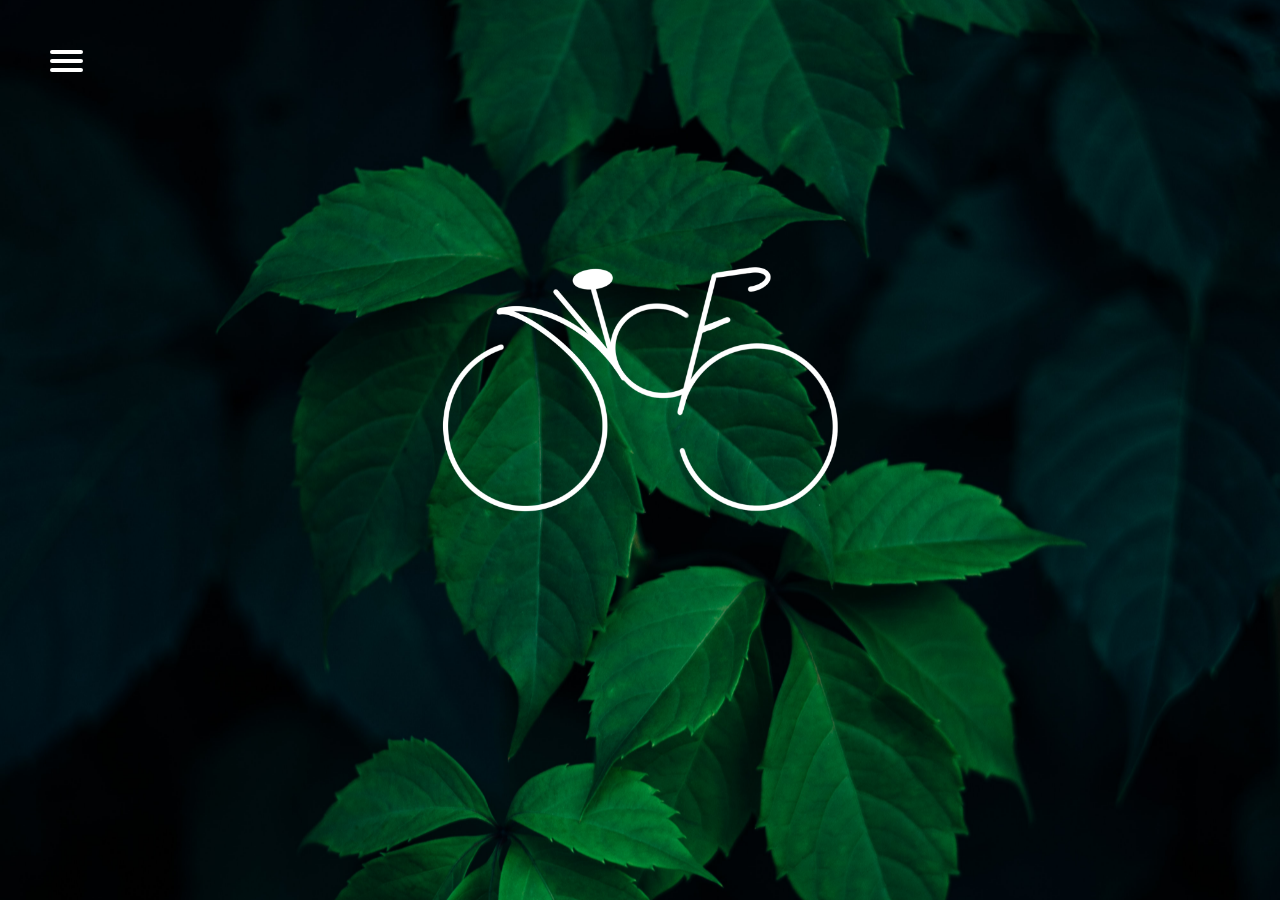
<file: index.html>
<!DOCTYPE html>
<html lang="fr">
  <head>
    <meta charset="utf-8" />
    <meta name="viewport" content="width=device-width, initial-scale=1" />
    <title>Accueil</title>
    <link rel="preconnect" href="https://fonts.googleapis.com" />
    <link rel="preconnect" href="https://fonts.gstatic.com" crossorigin />
    <link
      href="https://fonts.googleapis.com/css2?family=Montserrat&display=swap"
      rel="stylesheet"
    />
    <link href="css/style.css" rel="stylesheet" type="text/css" />
    <link href="css/responsive.css" rel="stylesheet" type="text/css" />
  </head>

  <!--Tout d'abord nous avons la class="wrapper" qui permet de faire le forme de notre page accueil. Cette class va contenir tout ce qu'il y a dans cette page que ce soit le menu ou encore les quelques explications du site. -->

  <!-- le body id="accueil", sert au bon positionnement de la page Accueil.-->
  <!-- S'en suit le nav role="navigation", l'id="menuToggle" et l'input type="checkbox", qui servent, tous les trois, au fonctionnement du menu "déroulant". Dans ces dernier il y a à chaque fois les "liens" pour accéder aux différentes pages de notre site. -->

  <body id="accueil">
    <div class="wrapper">
      <!-- Menu de navigation -->
      <nav>
        <div id="menuToggle">
          <input type="checkbox" />

          <span></span>
          <span></span>
          <span></span>

          <ul id="menu">
            <li><a href="index.html">NoCarNice®</a></li>
            <li><a href="equipe.html">L'équipe</a></li>
            <li><a href="vision.html">Notre vision</a></li>
            <li><a href="offre.html">Nos offres</a></li>
            <li><a href="questionnaire.html">Questionnaire</a></li>
          </ul>
        </div>
      </nav>

      <!-- Permet de gerer la parallaxe avec l'image de fond et le logo-->
      <div class="parallax__group hero-container">
        <div class="parallax_layer hero-text"></div>

        <div class="parallax_layer leaf">
          <img alt="feuille" src="img/leaf.jpg" />
        </div>
        <div class="parallax_layer green"></div>

        <div class="logo">
          <img alt="logo" src="img/logo_blanc.png" />
        </div>
      </div>

      <!-- Paragraphe "Pour qui ?", avec une liste non numerotée -->
      <div class="parallax__group info-container1">
        <img src="img/img1home.jpg" alt="img1" id="img1" />
        <div class="text-container1">
          <h2>Pour qui ?</h2>
          <ul>
            <li>Vous êtes chef d'entreprise</li>
            <li>Vous possèdez des locaux à Nice</li>
            <li>Vous souhaitez agir pour la planète🌍</li>
          </ul>
          <a href="questionnaire.html" class="btn">Participer</a>
        </div>
      </div>

      <!-- Paragraphe "Pourquoi?", avec une liste non numerotée -->
      <div class="space"></div>
      <div class="parallax__group info-container2">
        <img src="img/img2home.png" alt="img2" id="img2" />
        <div class="text-container2">
          <h2>Pourquoi ?</h2>
          <ul>
            <li>Ecologique : moins de pollution !</li>
            <li>Economique : moins de frais !</li>
            <li>Santé : plus d'activité physique !</li>
          </ul>

          <a href="questionnaire.html" class="btn">Participer</a>
        </div>
      </div>
      <div class="space"></div>
      <div class="parallax__group info-container3">
        <div class="rightpimg">
          <img src="img/rayan.png" alt="avatarDeRayan" />
          <img src="img/raphael.png" alt="avatarDeRaphael" />
          <img src="img/maud.png" alt="avatarDeMaud" />
          <img src="img/margo.png" alt="avatarDeMargo" />
          <img src="img/loris.png" alt="avatarDeLoris" />
          <img src="img/georgia.png" alt="avatarDeGeorgia" />

          <!-- Bandeau qui correspond à la partie "qui nous sommes" -->
        </div>
        <div class="text-container3">
          <h2>Qui sommes-nous ?</h2>
          <ul>
            <li>Un groupe de 6 étudiants.</li>
          </ul>
          <ul>
            <li>Rayan Outili</li>
            <li>Raphaël Duflot</li>
            <li>Maud Marconcini</li>
            <li>Loris Pensa</li>
            <li>Margo Rozhkova</li>
            <li>Georgia Bounaudet</li>
          </ul>
          <a href="questionnaire.html" class="btn">Participer</a>
        </div>
      </div>
      <!-- Partie qui explique à la personne ce qu'elle doit faire pour nous aider -->
      <div class="space"></div>
      <div class="parallax__group info-container4">
        <div class="text-container4">
          <h2>Que dois-je faire ?</h2>
          <ul>
            <li>Prenez cinq minutes pour répondre à ce questionnaire !</li>
          </ul>
          <!--         Bouton répondre au questionnaire -->
          <a href="questionnaire.html" id="big" class="btn">Répondre</a>
        </div>
      </div>
      <!--     Partie qui correspond au footer de la page -->
      <footer>
        <div class="contenu-footer">
          <div class="bloc footer-services">
            <h3>Notre Site</h3>
            <ul class="liste-services">
              <li><a href="index.html">↑NoCarNice®</a></li>
              <li><a href="equipe.html">L'Equipe</a></li>
              <li><a href="offre.html">Notre offre</a></li>
              <li><a href="vision.html">Notre vision</a></li>
              <li><a href="questionnaire.html">Le questionnaire</a></li>
            </ul>
          </div>

          <div class="bloc footer-horaires">
            <h3>A Propos</h3>
            <ul class="liste-horaires">
              <li><a href="">Assistance</a></li>
              <li><a href="">Conditions Générales</a></li>
              <li><a href="">Mentions Juridiques</a></li>
              <li><a href="">Cookies</a></li>
            </ul>
          </div>

          <div class="bloc footer-medias">
            <h3>Nos réseaux</h3>
            <ul class="liste-media">
              <li><a href="">Facebook</a></li>
              <li><a href="">Instagram</a></li>
              <li><a href="">Twitter</a></li>
              <li><a href="">Youtube</a></li>
            </ul>
          </div>
        </div>
      </footer>
    </div>
  </body>
</html>
</file>
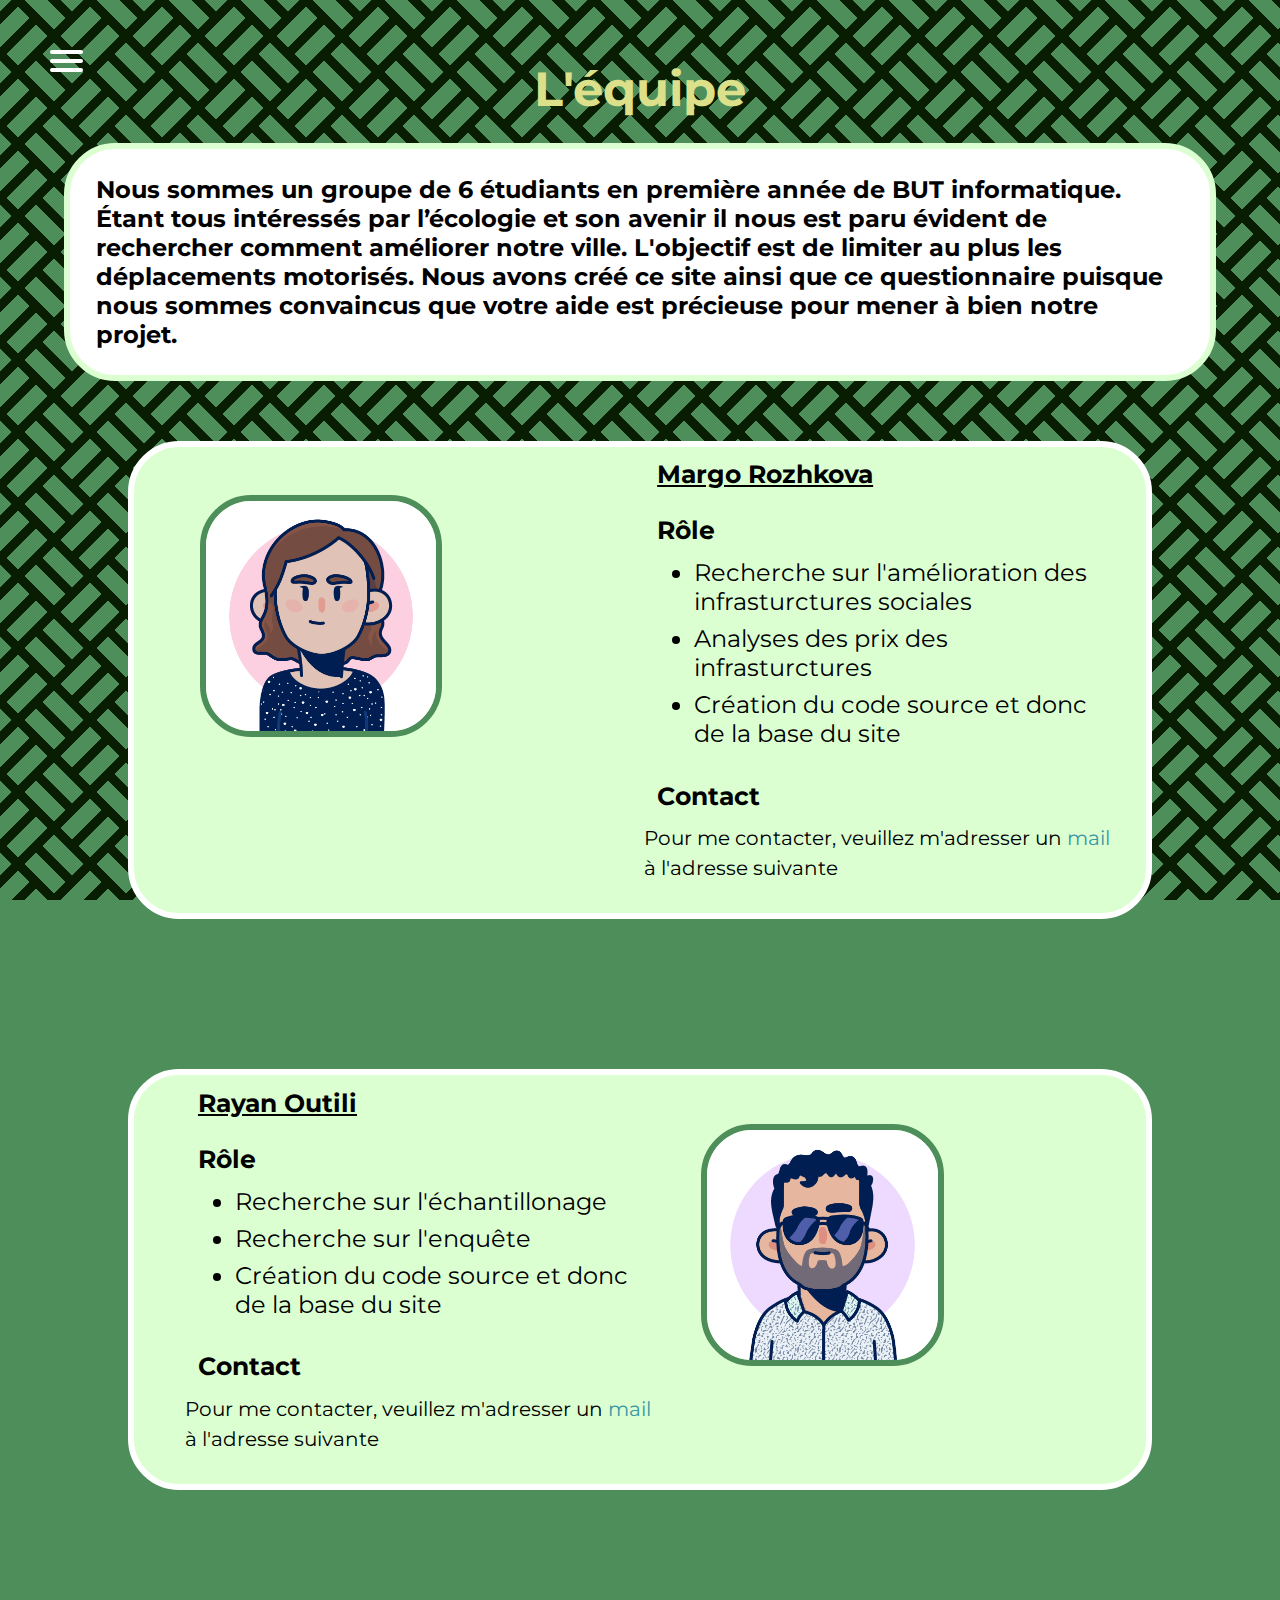
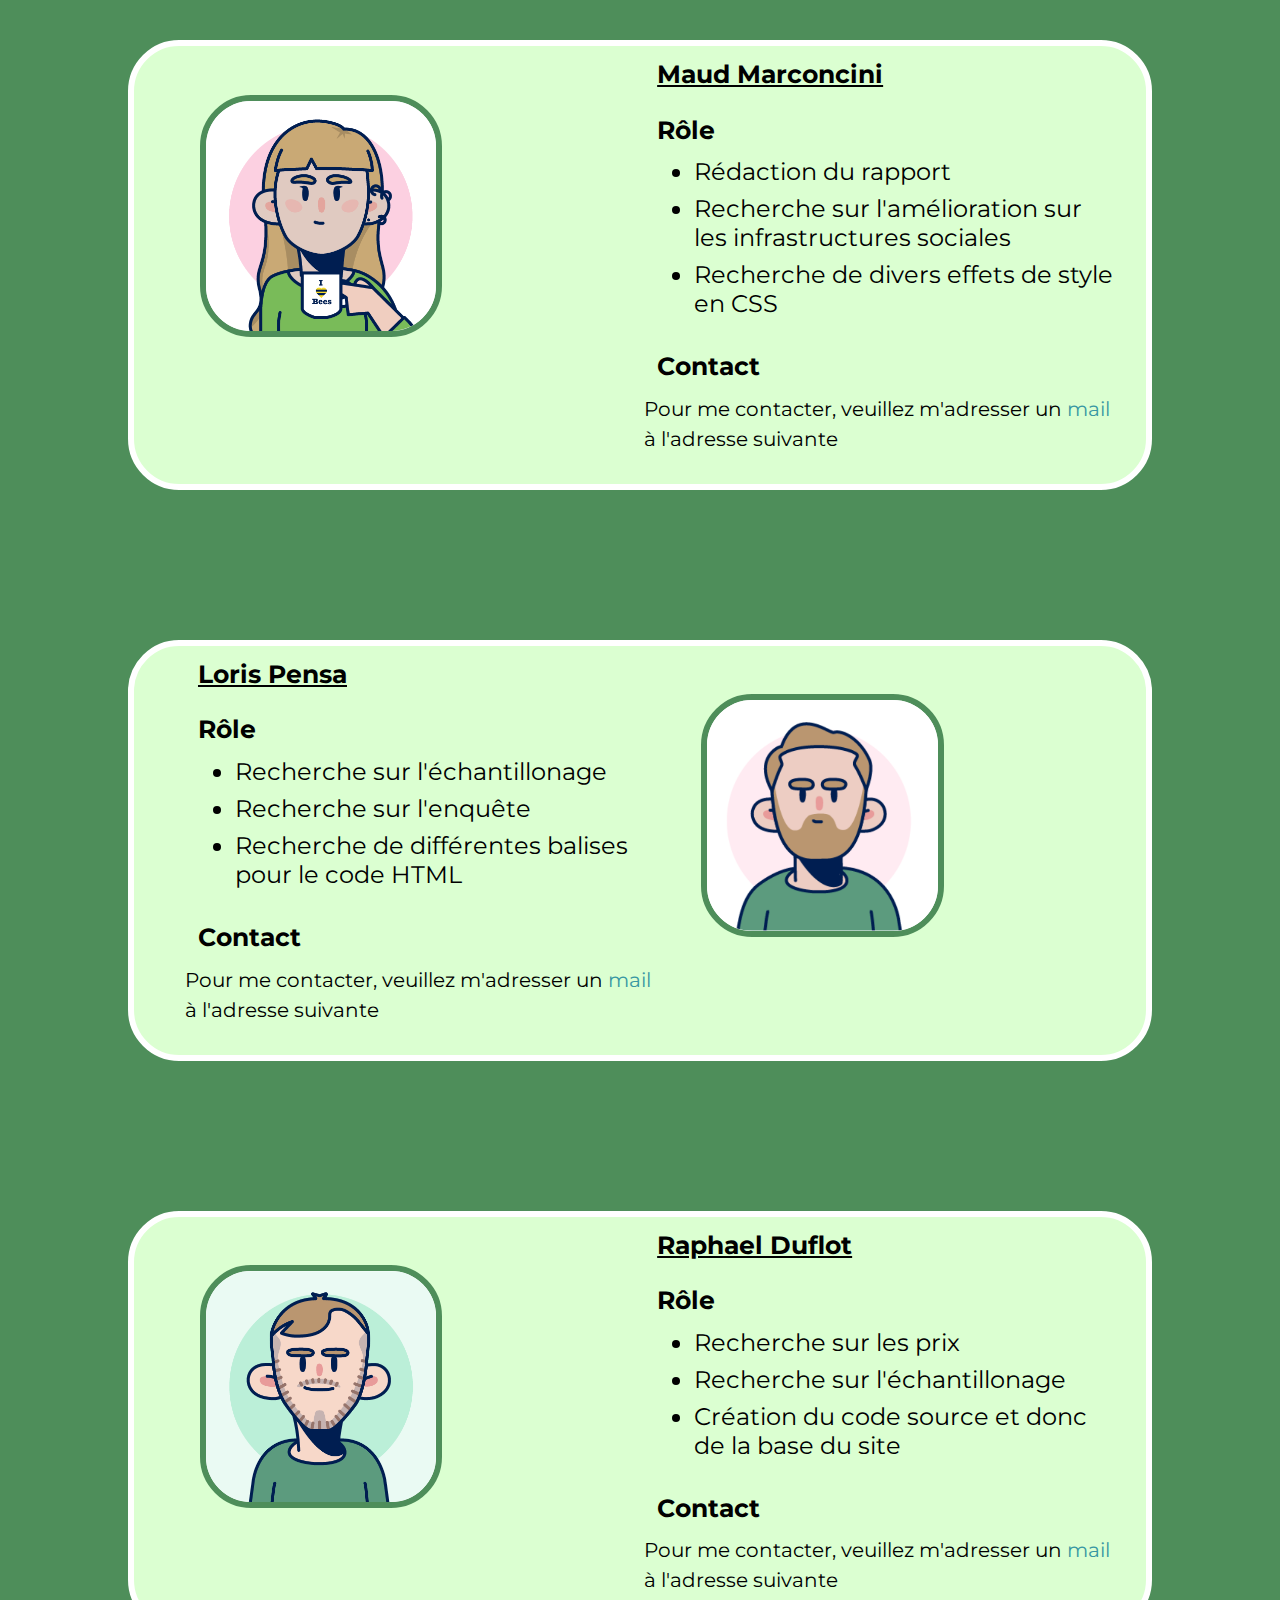
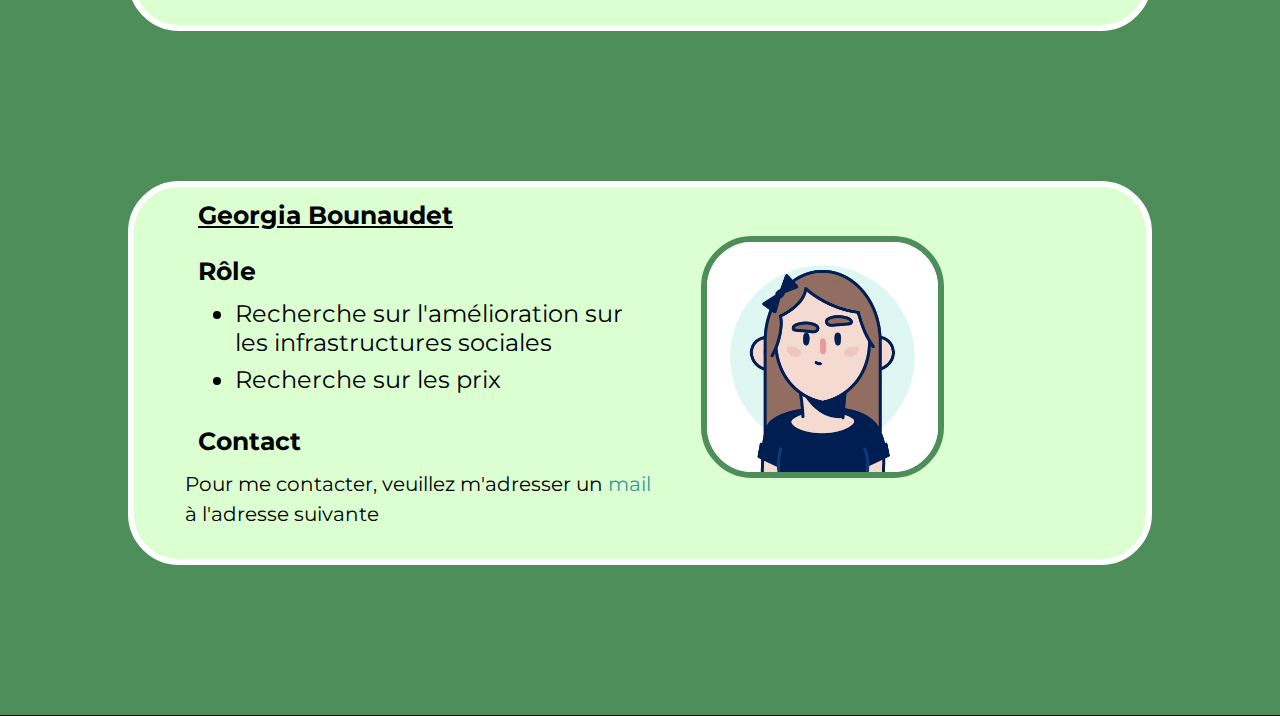
<file: equipe.html>
<!DOCTYPE html>
<html lang="fr">
  <head>
    <meta charset="utf-8" />
    <meta name="viewport" content="width=device-width, initial-scale=1" />
    <title>L'équipe</title>
    <link rel="preconnect" href="https://fonts.googleapis.com" />
    <link rel="preconnect" href="https://fonts.gstatic.com" crossorigin />
    <link
      href="https://fonts.googleapis.com/css2?family=Montserrat&display=swap"
      rel="stylesheet"
    />
    <link href="css/style.css" rel="stylesheet" type="text/css" />
    <link href="css/responsive.css" rel="stylesheet" type="text/css" />
  </head>

  <!-- le body id="equipe", sert au bon positionnement de la page équipe.-->
  <!-- Sans suit le nav role="navigation", l'id="menuToggle" et l'input type="checkbox", qui servent, tous les trois, au bon fonctionnement du menu "déroulant". Dans ces dernier il y a à chaque fois les "liens" pour accéder aux différentes pages de notre site. -->

  <body id="equipe">
    <!--   Menu de navigation -->
    <nav>
      <div id="menuToggle">
        <input type="checkbox" />

        <span></span>
        <span></span>
        <span></span>

        <ul id="menu">
          <li><a href="index.html">NoCarNice®</a></li>
          <li><a href="equipe.html">L'équipe</a></li>
          <li><a href="vision.html">Notre vision</a></li>
          <li><a href="offre.html">Nos offres</a></li>
          <li><a href="questionnaire.html">Questionnaire</a></li>
        </ul>
      </div>
    </nav>

    <h1>L'équipe</h1>
    <!-- ici la section avec l'id="secquisommesnous" permet de bien positionner le texte qui explique pourquoi nous avons fait ce site. -->
    <section id="secquisommesnous">
      <!-- l'id="equipeh2" nous sert pour la mise en forme de ce paragraphe afin qu'il se distingue de la présentation plus individuelle. -->
      <h3 id="equipeh2">
        Nous sommes un groupe de 6 étudiants en première année de BUT
        informatique. Étant tous intéressés par l’écologie et son avenir il nous
        est paru évident de rechercher comment améliorer notre ville. L'objectif
        est de limiter au plus les déplacements motorisés. Nous avons créé ce
        site ainsi que ce questionnaire puisque nous sommes convaincus que votre
        aide est précieuse pour mener à bien notre projet.
      </h3>

      <!--toutes les classes qui suivent servent à présenter chaque membre de l'équipe. Avec dans un premier temps la classe "tn" (n=le numéro de la personne) puis, chaque présentation va s'alterner une fois sur 2. En effet, pour les t1, l'avatar de la personne sera a gauche, et c'est pour cela que dans le HTML "<div class="qsnimg"><img class="avatar" src="img/margo.png" alt="Avatar Margo"></div>" vient juste après la classe "tn". Puis il y a le texte dont sa mise en forme est gérée par la class "text". En ce qui concerne les t2, leur avatar est a droite c'est pour cela, que la classe "text" arrive en première cette fois ci dans le HTML -->
      <div class="t1">
        <div class="qsnimg">
          <img class="avatar" src="img/margo.png" alt="Avatar Margo" />
        </div>
        <div class="text">
          <h3 class="nom">Margo Rozhkova</h3>
          <h3>Rôle</h3>
          <ul>
            <li>Recherche sur l'amélioration des infrasturctures sociales</li>
            <li>Analyses des prix des infrasturctures</li>
            <li>Création du code source et donc de la base du site</li>
          </ul>
          <h3>Contact</h3>
          <p>
            Pour me contacter, veuillez m'adresser un
            <a href="mailto:margo.rozhkova@etu.unice.fr">mail</a> à l'adresse
            suivante
          </p>
        </div>
      </div>

      <div class="t2">
        <div class="text">
          <h3 class="nom">Rayan Outili</h3>

          <h3>Rôle</h3>
          <ul>
            <li>Recherche sur l'échantillonage</li>
            <li>Recherche sur l'enquête</li>
            <li>Création du code source et donc de la base du site</li>
          </ul>
          <h3>Contact</h3>
          <p>
            Pour me contacter, veuillez m'adresser un
            <a href="mailto:rayan.outili@etu.unice.fr">mail</a> à l'adresse
            suivante
          </p>
        </div>
        <div class="qsnimg">
          <img class="avatar" src="img/rayan.png" alt="Avatar Rayan" />
        </div>
      </div>

      <div class="t1">
        <div class="qsnimg">
          <img class="avatar" src="img/maud.png" alt="Avatar Maud" />
        </div>
        <div class="text">
          <h3 class="nom">Maud Marconcini</h3>
          <h3>Rôle</h3>
          <ul>
            <li>Rédaction du rapport</li>
            <li>
              Recherche sur l'amélioration sur les infrastructures sociales
            </li>
            <li>Recherche de divers effets de style en CSS</li>
          </ul>
          <h3>Contact</h3>
          <p>
            Pour me contacter, veuillez m'adresser un
            <a href="mailto:maud.marconcini@etu.unice.fr">mail</a> à l'adresse
            suivante
          </p>
        </div>
      </div>

      <div class="t2">
        <div class="text">
          <h3 class="nom">Loris Pensa</h3>
          <h3>Rôle</h3>
          <ul>
            <li>Recherche sur l'échantillonage</li>
            <li>Recherche sur l'enquête</li>
            <li>Recherche de différentes balises pour le code HTML</li>
          </ul>
          <h3>Contact</h3>
          <p>
            Pour me contacter, veuillez m'adresser un
            <a href="mailto:loris.pensa@etu.unice.fr">mail</a> à l'adresse
            suivante
          </p>
        </div>
        <div class="qsnimg">
          <img class="avatar" src="img/loris.png" alt="Avatar Loris" />
        </div>
      </div>

      <div class="t1">
        <div class="qsnimg">
          <img class="avatar" src="img/raphael.png" alt="Avatar Raphael" />
        </div>
        <div class="text">
          <h3 class="nom">Raphael Duflot</h3>
          <h3>Rôle</h3>
          <ul>
            <li>Recherche sur les prix</li>
            <li>Recherche sur l'échantillonage</li>
            <li>Création du code source et donc de la base du site</li>
          </ul>
          <h3>Contact</h3>
          <p>
            Pour me contacter, veuillez m'adresser un
            <a href="mailto:raphael.duflot@etu.unice.fr">mail</a> à l'adresse
            suivante
          </p>
        </div>
      </div>

      <div class="t2">
        <div class="text">
          <h3 class="nom">Georgia Bounaudet</h3>
          <h3>Rôle</h3>
          <ul>
            <li>
              Recherche sur l'amélioration sur les infrastructures sociales
            </li>
            <li>Recherche sur les prix</li>
          </ul>
          <h3>Contact</h3>
          <p>
            Pour me contacter, veuillez m'adresser un
            <a href="mailto:rayan.outili@etu.unice.fr">mail</a> à l'adresse
            suivante
          </p>
        </div>
        <div class="qsnimg">
          <img class="avatar" src="img/georgia.png" alt="Avatar Georgia" />
        </div>
      </div>
    </section>

    <footer></footer>
  </body>
</html>
</file>
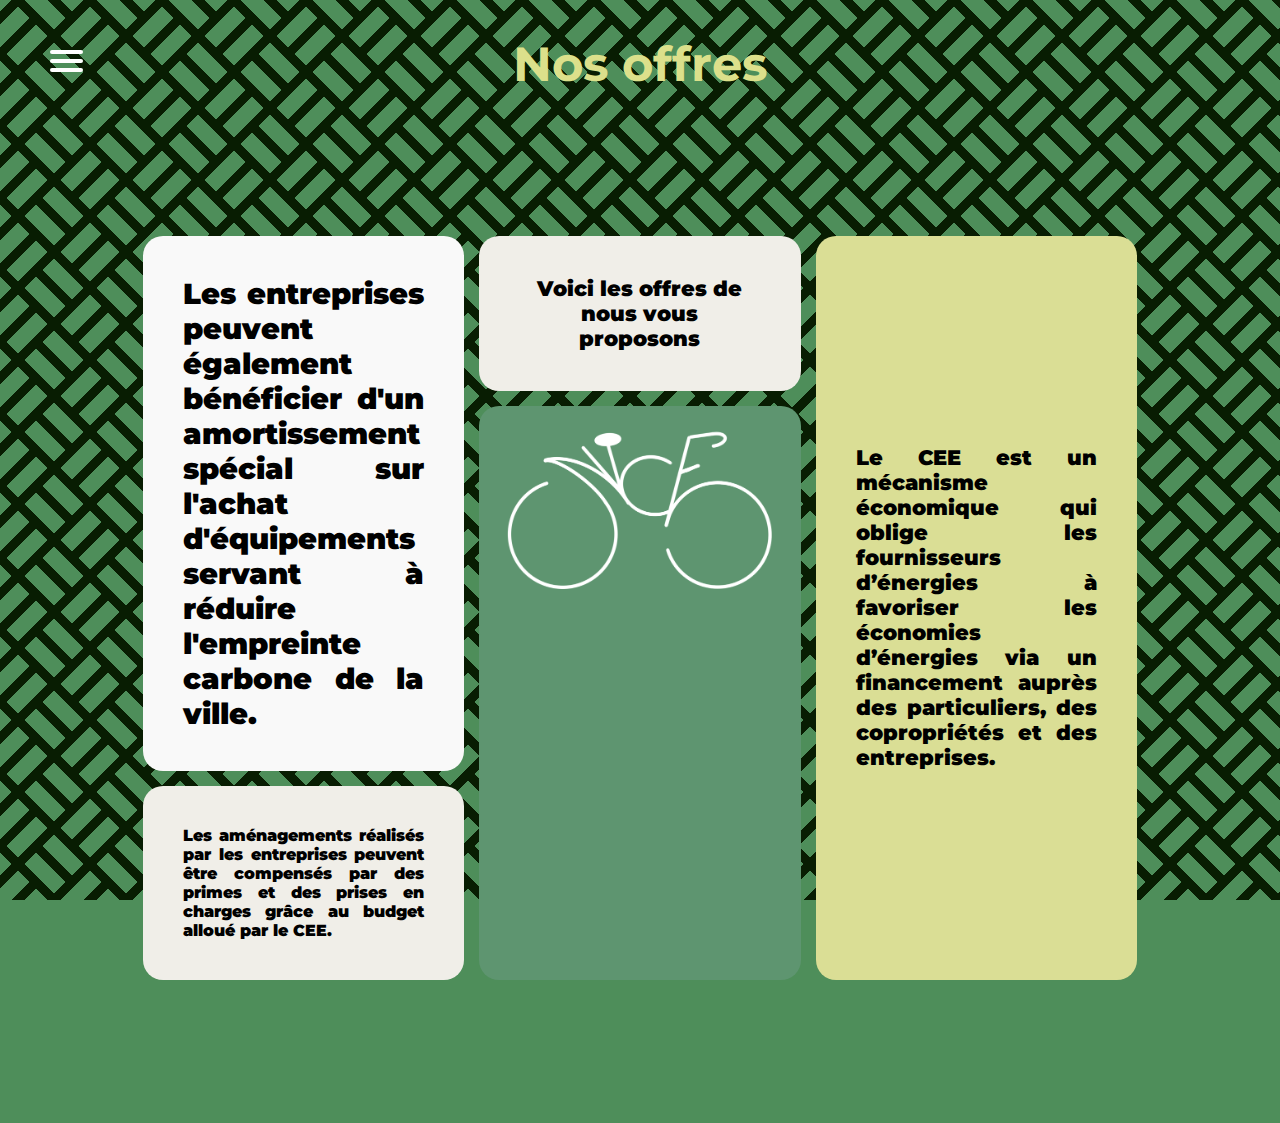
<file: offre.html>
<!DOCTYPE html>
<html lang="fr">
  <head>
    <meta charset="utf-8" />
    <meta name="viewport" content="width=device-width, initial-scale=1" />
    <title>Nos offres</title>
    <link rel="preconnect" href="https://fonts.googleapis.com" />
    <link rel="preconnect" href="https://fonts.gstatic.com" crossorigin />
    <link
      href="https://fonts.googleapis.com/css2?family=Montserrat&display=swap"
      rel="stylesheet"
    />
    <link href="css/style.css" rel="stylesheet" type="text/css" />
    <link href="css/responsive.css" rel="stylesheet" type="text/css" />
  </head>

  <!-- le body id="offre", sert au bon positionnement de la page Nos offres.-->
  <!-- Sans suit le nav role="navigation", l'id="menuToggle" et l'input type="checkbox", qui servent, tous les trois, au bon fonctionnement du menu "déroulant". Dans ces dernier il y a à chaque fois les "liens" pour accéder aux différentes pages de notre site. De plus ils se trouvent sur toutes les pages, car le menu doit être accessible sur toutes les pages -->

  <body id="offre">
    <!--   Menu de navigation  -->
    <nav>
      <div id="menuToggle">
        <input type="checkbox" />

        <span></span>
        <span></span>
        <span></span>

        <ul id="menu">
          <li><a href="index.html">NoCarNice®</a></li>
          <li><a href="equipe.html">L'équipe</a></li>
          <li><a href="vision.html">Notre vision</a></li>
          <li><a href="offre.html">Nos offres</a></li>
          <li><a href="questionnaire.html">Questionnaire</a></li>
        </ul>
      </div>
    </nav>

    <main>
      <!-- le h1 sert pour notre titre "Nos offres", il est indispensable puisqu'il sert a ce que la page ait son nom en haut, afin qu'il n'y ait pas de malentendu. -->
      <div>
        <h1>Nos offres</h1>
      </div>

      <!--ici, la class "rectangleof" prend tous les différents paragraphes qui expliquent les différentes offres qui sont proposées aux entreprises. Cette class permet que tout les différents blocs de la page, soient compris dans un bloc afin qu'ils ressortent par rapport au fond.-->
      <div class="rectangleofEq">
        <!--Puis, nous avons l'id="tablePropos" qui sert a mettre en place les différents blocs qui vont être créer. Ainsi, suite a cette class nous avons plusieurs td, tr et id qui vont permettre de créer ces blocs en leur attribuant une taille, leur texte, ect. -->
        <table id="tablePropos">
          <tbody>
            <tr>
              <td id="box1" rowspan="2">
                Les entreprises peuvent également bénéficier d'un amortissement
                spécial sur l'achat d'équipements servant à réduire l'empreinte
                carbone de la ville.
              </td>
              <td id="box2">Voici les offres de nous vous proposons</td>
              <td id="box3" rowspan="3">
                Le CEE est un mécanisme économique qui oblige les fournisseurs
                d’énergies à favoriser les économies d’énergies via un
                financement auprès des particuliers, des copropriétés et des
                entreprises.
              </td>
            </tr>
            <tr>
              <td id="box5" rowspan="2"></td>
            </tr>
            <tr>
              <td id="box9" colspan="1">
                Les aménagements réalisés par les entreprises peuvent être
                compensés par des primes et des prises en charges grâce au
                budget alloué par le CEE.
              </td>
            </tr>
          </tbody>
        </table>
      </div>

      <!-- Cette div remplace le tableau lorsque la page manque de largeur. Il contient de simple paragraphe pour une bonne lisibilité sur téléphone -->
      <div class="rectangleonEq">
        <p>
          Les entreprises peuvent également bénéficier d'un amortissement
          spécial sur l'achat d'équipements servant à réduire l'empreinte
          carbone de la ville.
        </p>
        <p>
          Le CEE est un mécanisme économique qui oblige les fournisseurs
          d’énergies à favoriser les économies d’énergies via un financement
          auprès des particuliers, des copropriétés et des entreprises.
        </p>
        <p>
          Les aménagements réalisés par les entreprises peuvent être compensés
          par des primes et des prises en charges grâce au budget alloué par le
          CEE.
        </p>
      </div>
    </main>
  </body>
</html>
</file>
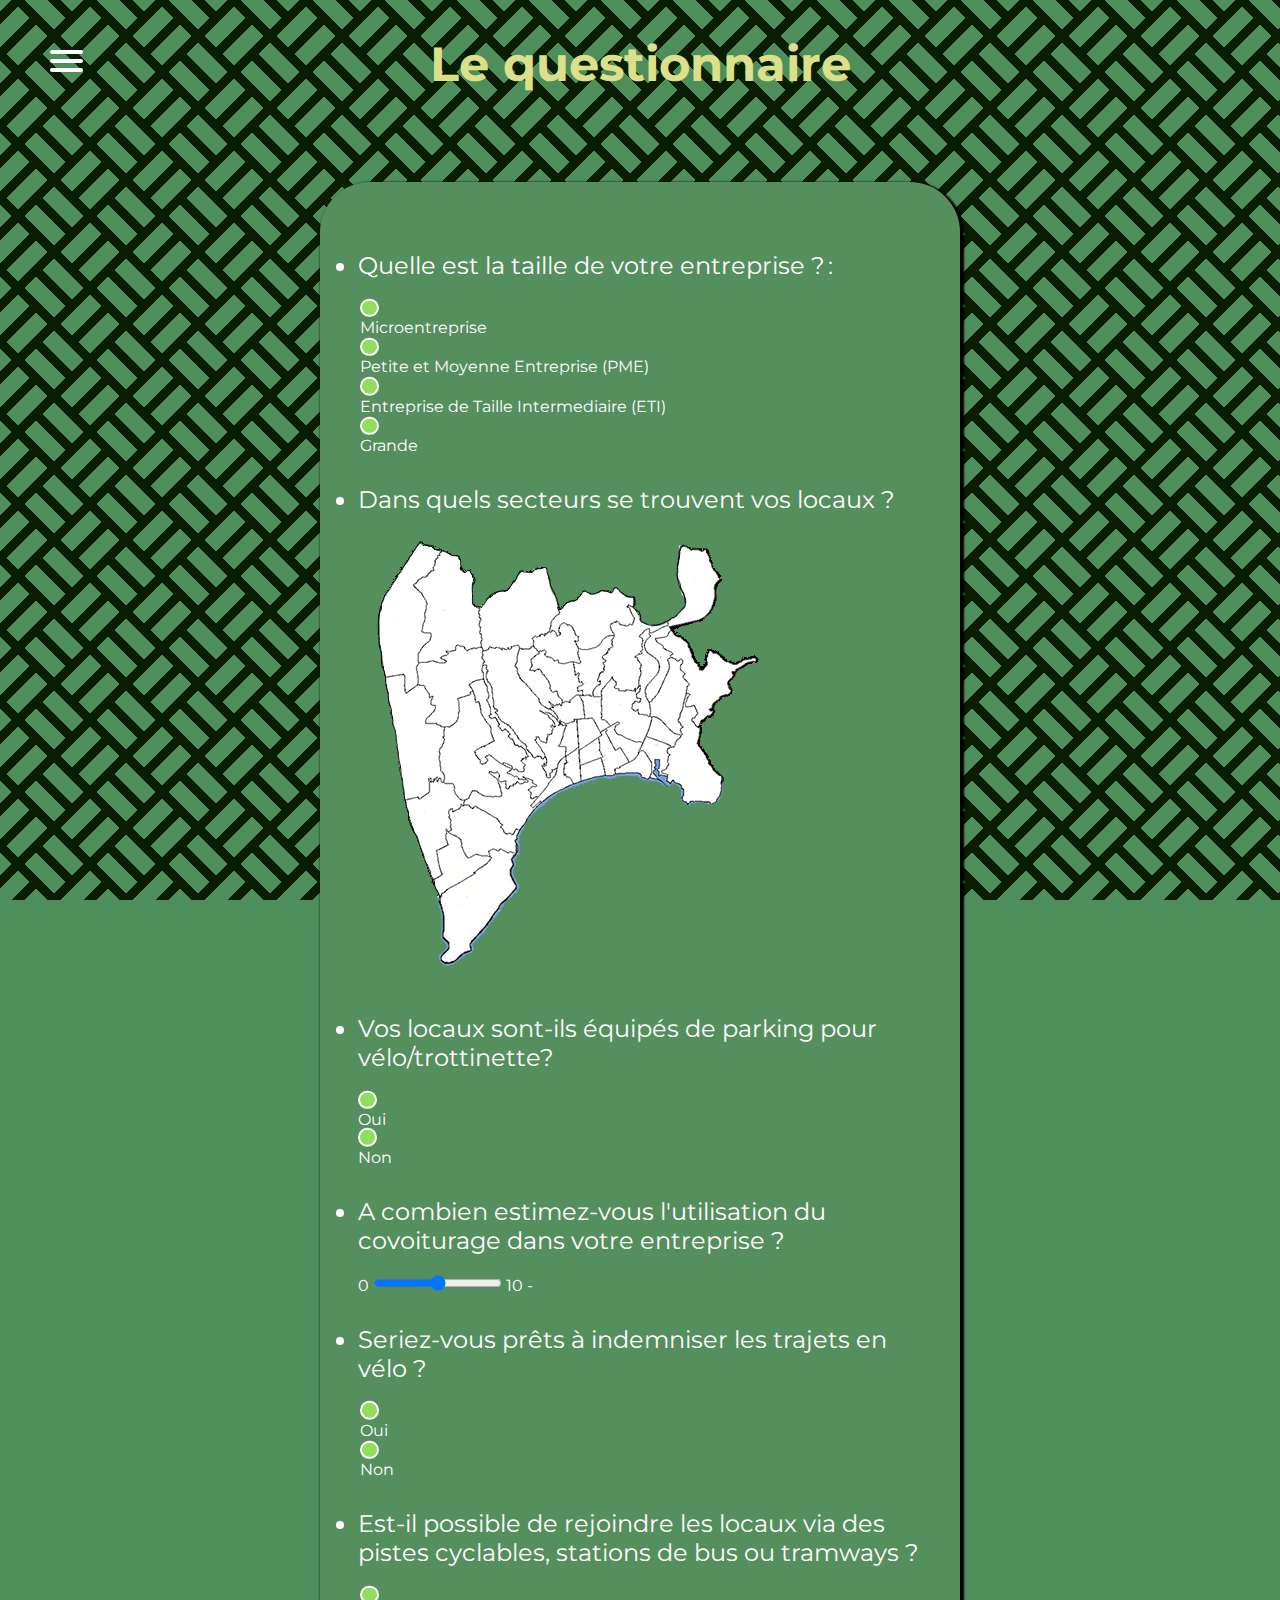
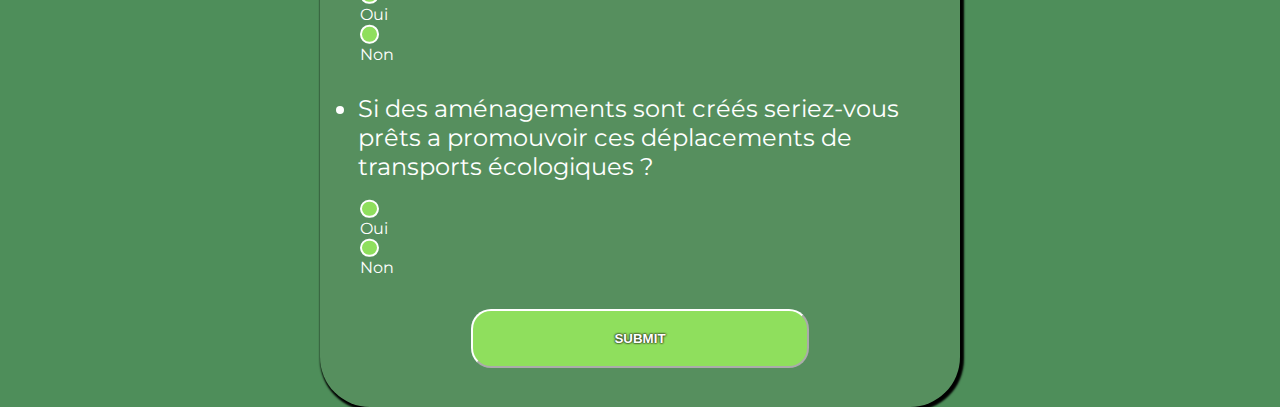
<file: questionnaire.html>
<!DOCTYPE html>
<html lang="fr">
  <head>
    <meta charset="utf-8" />
    <meta name="viewport" content="width=device-width, initial-scale=1" />
    <title>Questionnaire</title>
    <link rel="preconnect" href="https://fonts.googleapis.com" />
    <link rel="preconnect" href="https://fonts.gstatic.com" crossorigin />
    <link
      href="https://fonts.googleapis.com/css2?family=Montserrat&display=swap"
      rel="stylesheet"
    />
    <link href="css/style.css" rel="stylesheet" type="text/css" />
    <link href="css/responsive.css" rel="stylesheet" type="text/css" />
  </head>

  <!-- la page index.html est notre questionnaire puisque quand on accède au site c'est lui qui doit apparaître en premier.-->

  <!-- Tout d'abord, nous avons le body id="questionnaire" qui sert à la forme de la page Questionnaire .-->
  <!-- S'en suit le nav role="navigation", l'id="menuToggle" et l'input type="checkbox", qui servent, tous les trois, au bon fonctionnement du menu "déroulant". Dans ces dernier il y a à chaque fois les "liens" pour accéder aux différentes pages de notre site. De plus ils se trouvent sur toutes les pages, car le menu doit être accessible sur toutes les pages -->

  <body class="questionnaire">
    <nav>
      <div id="menuToggle">
        <input type="checkbox" />

        <span></span>
        <span></span>
        <span></span>

        <ul id="menu">
          <li><a href="index.html">NoCarNice®</a></li>
          <li><a href="equipe.html">L'équipe</a></li>
          <li><a href="vision.html">Notre vision</a></li>
          <li><a href="offre.html">Nos offres</a></li>
          <li><a href="questionnaire.html">Questionnaire</a></li>
        </ul>
      </div>
    </nav>

    <main>
      <!--Puis nous avons le h1 qui contient le titre de la page soit : "Le questionnaire" -->
      <h1>Le questionnaire</h1>

      <!--La class "rectangle" prend toutes les différentes questions du questionnaire, et permet que toutes ses questions soient comprises dans un bloc afin qu'elles ressortent par rapport au fond.-->
      <div class="rectangle">
        <!--S'en suit le form qui est indispensable pour la mise en forme de notre questionnaire. dans celui-ci il va y avoir toutes les class "quest" qui vont permettre de séparer chaque question, dans chacune de ces class, les questions doivent être unique ( c'est-à-dire que la personne faisant le questionnaire doit répondre qu'a une seule réponse par question ). c'est pourquoi chaque réponse possible est encadrée par un fieldset ainsi qu'un input et un label. -->
        <form oninput="x.value=parseInt(a.value)">
          <!-- 1 -->
          <div class="quest">
            <ul>
              <li>Quelle est la taille de votre entreprise ? :</li>
            </ul>
            <fieldset>
              <input type="radio" id="micro" name="taille" value="PME" />
              <label for="micro">Microentreprise</label>
            </fieldset>
            <fieldset>
              <input type="radio" id="PME" name="taille" value="PME" />
              <label for="PME">Petite et Moyenne Entreprise (PME)</label>
            </fieldset>
            <fieldset>
              <input type="radio" id="ETI" name="taille" value="ETI" />
              <label for="ETI">Entreprise de Taille Intermediaire (ETI)</label>
            </fieldset>
            <fieldset>
              <input type="radio" id="grande" name="taille" value="grande" />
              <label for="grande">Grande</label>
            </fieldset>
          </div>

          <!-- 2 -->
          <!--Dans cette deuxième question, nous avons une carte de la ville de Nice dont il faut cocher le Quartier l'entreprise est située. C'est pour cette raison que le code HTML de cette question est différent. Pour ce faire nous avons mis dans un premier temps la carte de la ville puis toutes les réponses possible qui fonctionnent grâce aux area target. -->
          <div class="quest" id="locaux">
            <ul>
              <li>
                <p>Dans quels secteurs se trouvent vos locaux ?</p>
              </li>
            </ul>
            <img usemap="#map" src="img/map.png" alt="carte_secteur_nice" />

            <map name="map">
              <area
                shape="poly"
                alt="31"
                coords="25,142,45,140,47,159,61,148,60,116,71,106,72,99,63,99,68,68,54,51,67,42,74,35,83,16,61,9,35,50,22,74,20,108"
                title="Lingostière"
                href="#locaux"
                target="_self"
              />

              <area
                target="_self"
                alt="36"
                title="St Roman"
                href="#locaux"
                coords="84,17,74,37,55,50,70,69,64,95,73,99,72,108,61,119,62,130,87,127,90,117,100,111,108,115,122,112,123,73,114,70,115,47,111,36,103,35,100,22"
                shape="poly"
              />

              <area
                target="_self"
                alt="40"
                title="St Pancrace"
                href="#locaux"
                coords="121,74,150,56,164,38,188,34,202,75,188,99,173,104,174,112,161,114,152,113,125,117"
                shape="poly"
              />

              <area
                target="_self"
                alt="35"
                title="Crémat"
                href="#locaux"
                coords="60,130,59,152,67,153,75,163,76,180,67,186,92,194,101,180,99,165,114,158,108,150,123,146,122,114,108,117,99,113,85,127"
                shape="poly"
              />

              <area
                target="_self"
                alt="33"
                title="St Isidore"
                href="#locaux"
                coords="27,143,47,140,47,159,60,149,70,159,73,169,68,184,85,191,85,208,80,217,87,246,73,246,72,259,62,263,45,264"
                shape="poly"
              />

              <area
                target="_self"
                alt="31"
                title="Ste Marguerite"
                href="#locaux"
                coords="47,267,75,347,85,341,79,319,90,313,89,298,92,278,108,272,94,252,81,247,71,261"
                shape="poly"
              />

              <area
                target="_self"
                alt="29"
                title="St Augustin"
                href="#locaux"
                coords="74,346,82,361,134,324,108,322,100,304,88,298,88,312,78,323,85,341"
                shape="poly"
              />

              <area
                target="_self"
                alt="30"
                title="Arenas"
                href="#locaux"
                coords="83,361,86,403,85,426,115,416,159,356,157,321,132,314,131,328"
                shape="poly"
              />

              <area
                target="_self"
                alt="28"
                title="Caucade"
                href="#locaux"
                coords="91,294,93,274,115,273,140,291,159,294,157,319,131,314,134,320,111,321"
                shape="poly"
              />

              <area
                target="_self"
                alt="27"
                title="Fabron"
                href="#locaux"
                coords="108,266,118,255,145,264,134,241,152,254,171,247,178,251,171,256,181,273,161,297,147,299,140,287"
                shape="poly"
              />

              <area
                target="_self"
                alt="32"
                title="St Antoine"
                href="#locaux"
                coords="85,193,86,247,94,250,104,265,116,256,143,262,131,238,151,253,160,245,131,222,126,231,114,217,137,206,114,158,100,164,101,185"
                shape="poly"
              />

              <area
                target="_self"
                alt="34"
                title="Ventabrun"
                href="#locaux"
                coords="109,151,123,145,139,191,167,216,163,225,165,239,131,221,126,230,117,218,138,207"
                shape="poly"
              />

              <area
                target="_self"
                alt="38"
                title="St Pierre de Féric"
                href="#locaux"
                coords="123,116,139,183,174,223,189,221,179,202,189,205,199,180,161,142,160,115"
                shape="poly"
              />

              <area
                target="_self"
                alt="21"
                title="Madeleine"
                href="#locaux"
                coords="153,238,164,251,180,256,177,267,199,240,190,247,183,237,189,233,188,227,170,223,166,233,170,238"
                shape="poly"
              />

              <area
                target="_self"
                alt="26"
                title="Baumettes"
                href="#locaux"
                coords="180,264,206,221,207,242,215,248,183,270"
                shape="poly"
              />

              <area
                target="_self"
                alt="20"
                title="St Phillippe"
                href="#locaux"
                coords="179,206,187,210,198,186,207,190,200,212,206,212,207,220,191,242,184,232,189,224"
                shape="poly"
              />

              <area
                target="_self"
                alt="39"
                title="Pessicart"
                href="#locaux"
                coords="162,113,174,112,180,117,172,125,174,131,172,136,181,135,192,158,200,156,204,167,192,172,160,144"
                shape="poly"
              />

              <area
                target="_self"
                alt="41"
                title="Gairaut"
                href="#locaux"
                coords="192,96,201,101,205,89,221,103,220,114,240,114,255,100,250,88,262,86,273,90,277,85,270,73,277,72,277,62,267,62,261,55,254,57,234,60,227,57,219,66,201,74,199,84"
                shape="poly"
              />

              <area
                target="_self"
                alt="12"
                title="Le Ray"
                href="#locaux"
                coords="177,102,175,111,185,115,188,121,203,129,221,126,222,113,219,103,204,89,201,101,190,99"
                shape="poly"
              />

              <area
                target="_self"
                alt="10"
                title="Rimiez"
                href="#locaux"
                coords="252,93,260,90,273,91,278,86,271,76,283,82,287,91,308,88,312,95,291,101,282,102,281,122,276,124,284,131,281,152,267,157,257,155,260,150,255,145,244,157,243,163,236,162,241,149,245,139,245,123,254,114"
                shape="poly"
              />

              <area
                target="_self"
                alt="11"
                title="St Maurice"
                href="#locaux"
                coords="215,126,225,160,236,160,247,128,243,122,254,112,255,100,241,112,221,115"
                shape="poly"
              />

              <area
                target="_self"
                alt="13"
                title="St Sylvestre"
                href="#locaux"
                coords="181,117,172,127,177,130,170,135,181,135,190,146,194,156,200,158,205,169,225,160,214,128,199,126"
                shape="poly"
              />

              <area
                target="_self"
                alt="9"
                title="Ariane"
                href="#locaux"
                coords="311,89,314,94,349,84,360,64,360,53,364,48,355,34,350,17,325,14,319,48,329,68,321,81"
                shape="poly"
              />

              <area
                target="_self"
                alt="14"
                title="Mantega"
                href="#locaux"
                coords="207,190,225,183,223,170,220,163,194,172"
                shape="poly"
              />

              <area
                target="_self"
                alt="19"
                title="Le Piol"
                href="#locaux"
                coords="208,189,219,186,222,211,210,223,202,212"
                shape="poly"
              />

              <area
                target="_self"
                alt="15"
                title="Libération"
                href="#locaux"
                coords="221,161,227,183,235,183,242,198,251,190,244,183,242,162"
                shape="poly"
              />

              <area
                target="_self"
                alt="18"
                title="Vernier"
                href="#locaux"
                coords="219,186,219,217,243,200,234,185"
                shape="poly"
              />

              <area
                target="_self"
                alt="25"
                title="Gambetta"
                href="#locaux"
                coords="221,216,206,224,206,240,215,248,222,247"
                shape="poly"
              />

              <area
                target="_self"
                alt="23"
                title="Thiers"
                href="#locaux"
                coords="222,216,221,229,244,223,240,204"
                shape="poly"
              />

              <area
                target="_self"
                alt="24"
                title="Rue de France"
                href="#locaux"
                coords="222,230,222,246,247,238,242,224"
                shape="poly"
              />

              <area
                target="_self"
                alt="16"
                title="Cimiez"
                href="#locaux"
                coords="243,157,243,184,251,190,261,189,257,195,285,208,294,182,274,176,275,165,281,168,281,156,261,157,258,149,253,144"
                shape="poly"
              />

              <area
                target="_self"
                alt="22"
                title="Médecin"
                href="#locaux"
                coords="241,203,246,241,257,239,256,235,270,229,261,214,255,217,246,196"
                shape="poly"
              />

              <area
                target="_self"
                alt="17"
                title="Carabacel"
                href="#locaux"
                coords="245,193,256,216,261,212,270,227,282,218,286,207,254,195,259,188"
                shape="poly"
              />

              <area
                target="_self"
                alt="1"
                title="Vieille Ville"
                href="#locaux"
                coords="256,236,284,217,294,229,291,244"
                shape="poly"
              />

              <area
                target="_self"
                alt="2"
                title="Le Port"
                href="#locaux"
                coords="287,202,281,215,293,230,290,244,311,246,313,211"
                shape="poly"
              />

              <area
                target="_self"
                alt="4"
                title="Mont Boron"
                href="#locaux"
                coords="310,218,304,240,322,254,327,271,355,271,365,246,339,211,341,194,331,189,339,183,336,172,325,173,331,160,320,189,322,199,318,206"
                shape="poly"
              />

              <area
                target="_self"
                alt="3"
                title="Riquier"
                href="#locaux"
                coords="293,186,288,201,314,213,323,201,303,189"
                shape="poly"
              />

              <area
                target="_self"
                alt="5"
                title="St Roch"
                href="#locaux"
                coords="293,185,291,169,312,125,324,128,332,151,322,189,322,202"
                shape="poly"
              />

              <area
                target="_self"
                alt="6"
                title="Pasteur"
                href="#locaux"
                coords="271,174,292,182,288,157,302,133,287,116,292,104,280,125"
                shape="poly"
              />

              <area
                target="_self"
                alt="7"
                title="Roquebillière"
                href="#locaux"
                coords="285,153,290,169,312,120,298,104,312,98,308,91,285,104,297,124,303,136"
                shape="poly"
              />

              <area
                target="_self"
                alt="8"
                title="Vinalgrier"
                href="#locaux"
                coords="297,105,317,97,331,106,342,136,352,114,375,125,398,125,376,138,372,161,354,173,343,191,336,185,337,173,325,171,332,150,323,126"
                shape="poly"
              />
            </map>
          </div>

          <!-- 3 -->
          <div class="quest">
            <ul>
              <li>
                Vos locaux sont-ils équipés de parking pour vélo/trottinette?
              </li>
            </ul>

            <div id="imbrique1">
              <input
                type="radio"
                id="yes"
                name="parking"
                value="ouiPark"
                required
              />
              <label for="yes">Oui</label>

              <input type="radio" id="no" name="parking" value="nonPark" />
              <label for="no">Non</label>

              <!-- 4 -->
              <!--Puis nous avons une autre question qui est différente des autres, puisque lorsque la personne coche la réponse "oui" ou "non" une autres question va apparaître en dessous. Cela est possible grâce à l'id="oui" et l'id="non" mais aussi grace aux différents label et input. -->
              <div id="Oui" class="quest">
                <ul>
                  <li>
                    Est-ce-que vos locaux possèdent des alimentations pour
                    recharger des vélos / trottinettes électriques
                  </li>
                </ul>
                <input type="radio" id="yes1" name="sioui" value="Oui" />
                <label for="yes1">Oui</label>

                <input type="radio" id="no1" name="sioui" value="Non" />
                <label for="no1">Non</label>
              </div>

              <div id="Non" class="quest">
                <ul>
                  <li>
                    Seriez-vous prêt à équiper vos locaux de parkings pour des
                    vélos / trottinettes électriques
                  </li>
                </ul>
                <input type="radio" id="yes2" name="sinon" value="Oui" />
                <label for="yes2">Oui</label>

                <input type="radio" id="no2" name="sinon" value="Non" />
                <label for="no2">Non</label>
              </div>
            </div>
          </div>

          <!-- 5 -->
          <!--Enfin, la dernière question différentes est celle-ci car elle permet de choisir un niveau entre 0 et 10, afin d'estimer l'utilisation du covoiturage. Ce qui permet de réaliser ce type de réponse est le </label></li>0<input type="range" id="a" name="a" min="0" max="10">10<output name="x" for="a"></output> qui permet de prendre un minimun (min="0") et un maximum (max="10") -->
          <div class="quest">
            <ul>
              <li>
                A combien estimez-vous l'utilisation du covoiturage dans votre
                entreprise ?
              </li>
            </ul>
            0
            <input type="range" id="a" name="a" min="0" max="10" />
            10 -

            <output name="x" for="a"></output>
          </div>

          <!-- 6 -->
          <div class="quest">
            <ul>
              <li>Seriez-vous prêts à indemniser les trajets en vélo ?</li>
            </ul>
            <fieldset>
              <input
                type="radio"
                id="yes3"
                name="indemnisé"
                value="Oui"
                required
              />
              <label for="yes3">Oui</label>
            </fieldset>

            <fieldset>
              <input type="radio" id="no3" name="indemnisé" value="Non" />
              <label for="no3">Non</label>
            </fieldset>
          </div>

          <!-- 7 -->
          <div class="quest">
            <ul>
              <li>
                Est-il possible de rejoindre les locaux via des pistes
                cyclables, stations de bus ou tramways ?
              </li>
            </ul>
            <fieldset>
              <input
                type="radio"
                id="yes4"
                name="rejoindre"
                value="Oui"
                required
              />
              <label for="yes4">Oui</label>
            </fieldset>
            <fieldset>
              <input type="radio" id="no4" name="rejoindre" value="Non" />
              <label for="no4">Non</label>
            </fieldset>
          </div>

          <!-- 8 -->
          <div class="quest">
            <ul>
              <li>
                Si des aménagements sont créés seriez-vous prêts a promouvoir
                ces déplacements de transports écologiques ?
              </li>
            </ul>
            <fieldset>
              <input
                type="radio"
                id="yes5"
                name="promouvoir"
                value="Oui"
                required
              />
              <label for="yes5">Oui</label>
            </fieldset>
            <fieldset>
              <input type="radio" id="no5" name="promouvoir" value="Non" />
              <label for="no">Non</label>
            </fieldset>
          </div>

          <input type="submit" />
        </form>
      </div>
    </main>
  </body>
</html>
</file>
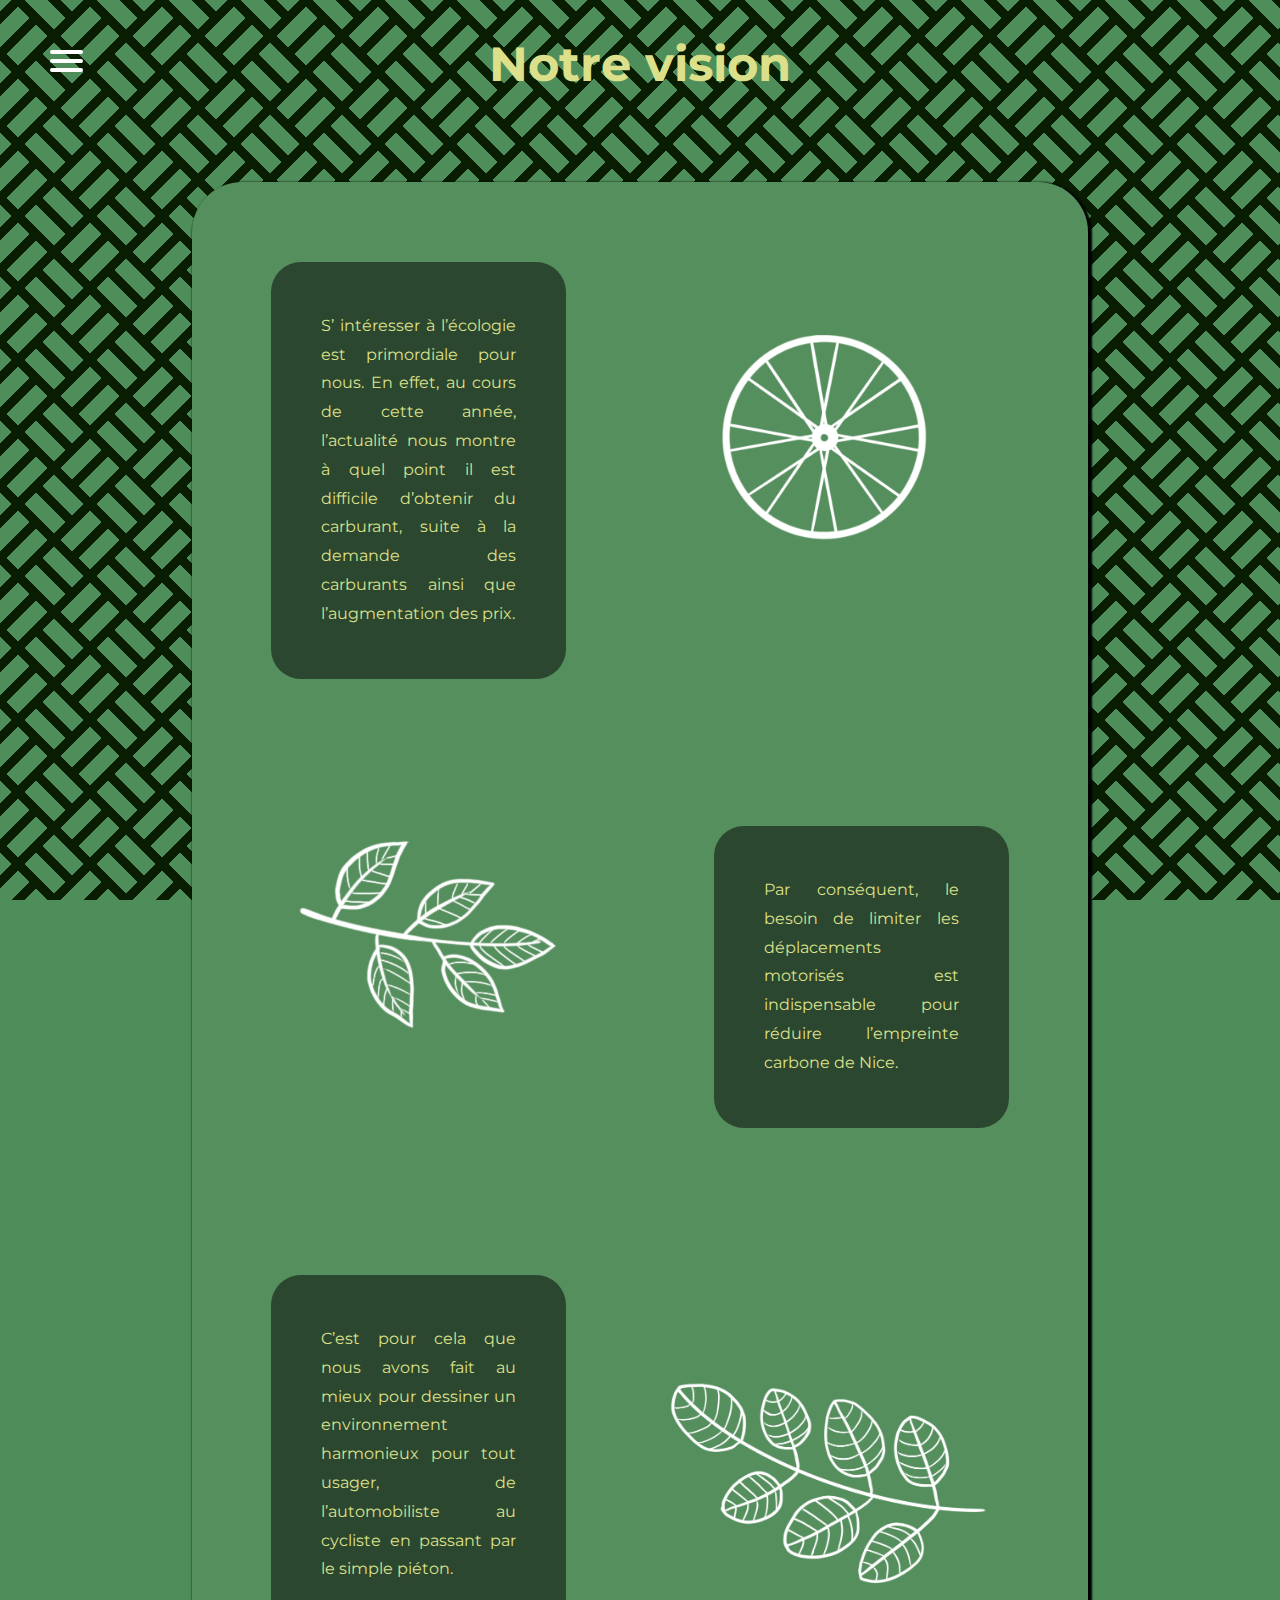
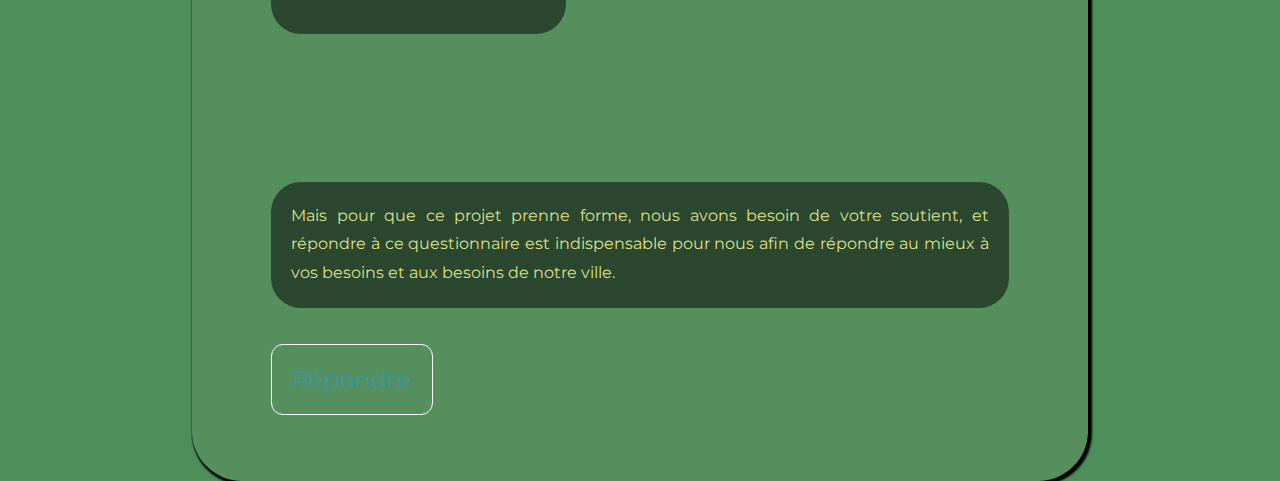
<file: vision.html>
<!DOCTYPE html>
<html lang="fr">
  <head>
    <meta charset="utf-8" />
    <meta name="viewport" content="width=device-width, initial-scale=1" />
    <title>Notre vision</title>
    <link rel="preconnect" href="https://fonts.googleapis.com" />
    <link rel="preconnect" href="https://fonts.gstatic.com" crossorigin />
    <link
      href="https://fonts.googleapis.com/css2?family=Montserrat&display=swap"
      rel="stylesheet"
    />
    <link href="css/style.css" rel="stylesheet" type="text/css" />
    <link href="css/responsive.css" rel="stylesheet" type="text/css" />
  </head>

  <!-- le body id="vision", sert au bon positionnement de la page Notre vision.-->
  <!-- Sans suit le nav role="navigation", l'id="menuToggle" et l'input type="checkbox", qui servent, tous les trois, au bon fonctionnement du menu "déroulant". Dans ces dernier il y a à chaque fois les "liens" pour accéder aux différentes pages de notre site. De plus ils se trouvent sur toutes les pages, car le menu doit être accessible sur toutes les pages -->

  <body id="vision">
    <nav>
      <div id="menuToggle">
        <input type="checkbox" />

        <span></span>
        <span></span>
        <span></span>

        <ul id="menu">
          <li><a href="index.html">NoCarNice®</a></li>
          <li><a href="equipe.html">L'équipe</a></li>
          <li><a href="vision.html">Notre vision</a></li>
          <li><a href="offre.html">Nos offres</a></li>
          <li><a href="questionnaire.html">Questionnaire</a></li>
        </ul>
      </div>
    </nav>

    <main>
      <!-- le h1 sert pour notre titre "Notre vision", il est indispensable puisqu'il sert a ce que la page ai son nom en haut, afin qu'il n'y ai pas de malentendu.-->
      <div>
        <h1>Notre vision</h1>
      </div>

      <!--ici, la class "rectanglevi" prend tous les différents paragraphes qui expliques notre vision sur le projet. Cette dernière permet que tout les différents paragraphes soient compris dans un bloc afin qu'ils ressortent par rapport au fond.-->
      <div class="rectanglevi">
        <!--Puis, nous avons la class "vision" qui va permettre de donner une forme identique a tous les paragraphes. Dans cette class il va y avoir toutes les images et tous les différents paragraphe que contient cette page. -->
        <div class="vision">
          <img src="img/vision1.PNG" alt="img1" id="vimg1" />
          <!-- Sans suit les différents id "visionN" avec N qui correspond aux différents paragraphe. En effet, pour tous les N impair, le paragraphe se trouvera a gauche, et inversement pour tous les N pair. -->
          <p id="vision1">
            S’ intéresser à l’écologie est primordiale pour nous. En effet, au
            cours de cette année, l’actualité nous montre à quel point il est
            difficile d’obtenir du carburant, suite à la demande des carburants
            ainsi que l’augmentation des prix.
          </p>

          <img src="img/vision2.PNG" alt="img2" id="vimg2" />
          <p id="vision2">
            Par conséquent, le besoin de limiter les déplacements motorisés est
            indispensable pour réduire l’empreinte carbone de Nice.
          </p>

          <img src="img/vision3.PNG" alt="img3" id="vimg3" />
          <p id="vision3">
            C’est pour cela que nous avons fait au mieux pour dessiner un
            environnement harmonieux pour tout usager, de l’automobiliste au
            cycliste en passant par le simple piéton.
          </p>

          <p id="vision4">
            Mais pour que ce projet prenne forme, nous avons besoin de votre
            soutient, et répondre à ce questionnaire est indispensable pour nous
            afin de répondre au mieux à vos besoins et aux besoins de notre
            ville.
          </p>

          <!--Enfin, l'id="big2" et la class="btn" servent à la mise en place de notre bouton qui permet de faire un lien avec la page questionnaire. en effet si les personnes veulent faire le questionnaire après avoir lu notre vision, elles le peuvent grâce a ce bouton. -->
          <div class="bouton">
            <a href="questionnaire.html" id="big2" class="btn">Répondre</a>
          </div>
        </div>
      </div>
    </main>
  </body>
</html>
</file>
<file: css/style.css>
@import url('https://fonts.googleapis.com/css?family=Montserrat:400,700&display=swap');

@font-face {
    font-family: Bebas;
    src: url('../fonts/BebasKai-Regular.otf');
}


/*Ici, le .questionnaire,#equipe,#offre,#vision sert au fond de nos pages. En effet, les background ainsi que les linear-gradient vont être combinés, afin d'obtenir le fond de notre site ( avec des rayures, ect. ) .
Le background-attachment: fixed; va servir à ce que notre fond ne bouge pas lorsqu'on déroule la page. (l'image est liée à la fenêtre du navigateur, elle reste donc immobile lorsque la page défile.) .
Puis le font-family: 'Montserrat', sans-serif; permet de mettre une mise en forme du texte identique sur chaque page.*/

.questionnaire,#equipe,#offre,#vision{
  /*background:rgb(2,45,38);*/
  background: 
      linear-gradient(135deg,#0000 20.5%,#081d02 0 29.5%,#0000 0) 0 18px,
      linear-gradient( 45deg,#0000 8%,#081d02 0 17%, #0000 0 58%) 36px 0,
      linear-gradient(135deg,#0000 8%,#081d02 0 17%, #0000 0 58%,#081d02 0 67%,#0000 0),        
      linear-gradient( 45deg,#0000 8%,#081d02 0 17%, #0000 0 58%,#081d02 0 67%,#0000 0 83%,#081d02 0 92%,#0000 0),#4E8E5A;
  background-size: 72px 72px;
  font-family: 'Montserrat', sans-serif;
  background-attachment: fixed;
}


/*le body nous sert de base pour notre site, grâce au width qui va determiner la largeur qui sera ici de 100% tout comme le height pour la hauteur et enfin le fond qui sera blanc ici, mais qui en réalité est recouvert par notre fond définie dans .questionnaire,#equipe,#offre,#vision. */

body{
  width: 100%;
  height: 100%;
  background-color: white;
}


/*:root permet de définir les variables des couleurs*/

:root {
  --black: #030A0E;
  --greenBack: #4E8E5A;
  --green1 : RGB(188, 216, 92);
  --green2 : RGB(100, 171, 109);
  --beige : #F3FFD0;

  /* equipe : */
  --largeurEquipe : 50%;
}


/*CSS de la page équipe*/
*{
    margin: 0;
    padding: 0;
    box-sizing: border-box;
}

/*définit la police d'écriture de la page*/
body{
    font-family: 'Roboto', sans-serif;
}

#secquisommesnous{
  width: 90vw;
  margin: auto;
  margin-top:0px;
}

/*définit la couleur du titre de niveau h3*/
h3{
  color: #000000;
  padding:1vw;
}
/*modifie le style du footer de la page principale*/
#Accueil h3{
  color:yellow;
  padding: 1vw;
}

/*Souligne les noms de la page équipe.*/
.nom{
    text-decoration:underline;
}

/*définit l'encadrement et le style du titre h2 
de la page équipe (l'introduction)*/
#equipeh2{
  margin-top:2vw;
  margin-bottom:60px;
  background-color: #ffffff;
  color:black;
  padding: 2vw;
  border-radius: 4vw;
  border-color:#dbffd1;
  border-width: 0.5vw;
  border-style: solid;
  text-decoration: none;
  font-size: 150%;
}

#equipe h1{
    padding-top: 25px;
    text-align: center;
}

/*La page équipe est composée de 6 personnes.
A chaque personne, on alterne le titre et l'avatar.*/

/*Ainsi le t1 va servir pour les avatars qui seront a gauche et dont le texte sera à droite.*/
.t1{
    display: flex;
  margin-bottom:150px;
  margin-left:5vw;
  margin-right:5vw;
  background-color: #dbffd1;
  color:black;
  border-radius: 4vw;
  border-color:white;
  border-width: 0.5vw;
  border-style: solid;
  padding-left:2vw;
  padding-right:2vw;
}

/*Quand au t2 il permet d'alterner avec le t1 en mettant cette fois-ci l'avatar a droite et e texte à gauche.*/
.t2{
  display: flex;
  margin-bottom:150px;
  margin-left:5vw;
  margin-right:5vw;
  background-color: #dbffd1;
  color:black;
  border-radius: 4vw;
  border-color:white;
  border-width: 0.5vw;
  border-style: solid;
  padding-left:4vw;
}

/*Ici le .t1 img,.t2 img sert à donner la taille précise aux avatars.*/
.t1 img,.t2 img{
    width : 50%;
    border-radius: 4vw;
    border-color:var(--greenBack);
    border-width:0.5vw;
    border-style: solid;
    margin-right: 80px;
  margin-left: 40px;
    background-color: white;
    margin-top:10%;
    margin-bottom:10%; 
}


/*Tout les text, ici servent a donner une forme, soit une taille et une position au différents textes de notre site. Que ce soit pour les listes ou pour les titres. */
.text{
    width: 60%;
  font-size:20px;
}
.text h3{
  font-size:25px;
  margin-top:0px;
}
.text ul{
  margin-bottom:20px;
  margin-left:50px;
}
.text li{
  margin-bottom:8px;
}
.text h2{
    text-align: center;
    padding-top: 0px;
    margin-bottom: 25px;
}
.text p{
    line-height: 1.5;
    padding-bottom: 30px;
}

/*ici, .t1 img,.t2 img et .t1 img:hover,.t2 img:hover servent à ce que nos avatars s'anime dès lors ou on passe dessus avec la souris. */
.t1 img,.t2 img{
    transition: transform 0.5s; /* Durée de l'animation de 0,5 seconde */
    transition-timing-function: ease;}
.t1 img:hover,.t2 img:hover{
transform: scale(1.15);

}



/*c'est le CSS qui permet de donner la même forme aux titres h1, avec notamment la couleur, le fait que ce soit souligné, etc. */
h1{
  color: #DCE08B;
  text-align:center;
  margin:1vw;
  font-size: xxx-large;
}


/* questionnaire */
/*donne la forme (couleur, largeur, etc.) a un bloc de fond, qui permet de distinguer le texte du fond de base.*/
.rectangle, .rectanglevi, .rectangleof {
  width:70%;
  height:100%;
  padding: 3%;
  border-radius: 50px;
  background-color: #568f5e;
  opacity: 100%;
  margin-top:7%;
  margin-left: 15%;
  margin-right:15%;
  box-shadow: 2px 2px 2px 2px black;
}

/*il y a juste une couleur différente pour la page offre qui est changé ci-dessous. */
.rectangleof{
  background-color: #152C26;
}

  /*couleur de l'ecriture du questionnaire. */
form{
  color: #ffffff;
}

fieldset{
  margin: 2px;
}

.quest{
  margin-top: 30px;
}  

/* bouton questionnaire */
:root {
  --form-control-color: #27382a;
}

*,
*:before,
*:after {
  box-sizing: border-box;
}

  
input[type="radio"] {
  appearance: none;
  background-color: #8FDF5D;
  margin: 0;
  font: inherit;
  color: currentColor;
  width: 1.15em;
  height: 1.15em;
  border: 0.15em solid currentColor;
  border-radius: 50%;
  transform: translateY(-0.075em);
  
}
input[type="radio"] {
  display: grid;
  place-content: center;
}
  

input[type="radio"]::before {
  content: "";
  width: 0.65em;
  height: 0.65em;
  border-radius: 50%;
  transform: scale(0);
  transition: 120ms transform ease-in-out;
  box-shadow: inset 1em 1em var(--form-control-color);
}

input[type="radio"]:checked::before {
  transform: scale(1);
}
/*bouton soumettre*/
input[type="submit"]{
  margin-top:30px;
  width: 60%;
  margin-left:20%;
  margin-right:20%;
  border-radius: 20px;
  border-color: white;
  padding: 20px;
  background-color: #8FDF5D;
  text-transform:uppercase;
  font-weight:bold;
  color: white;
  /* contour de texte : */
  text-shadow: 0px 0px 2px #324020, 0px 0px 2px #324020, 0px 0px 2px #324020;
  transition: 0.5s  background-color;
}
/*modifie le curseur de la souris, et la couleur de 
fond du bouton au survol */
input[type="submit"]:hover{
  cursor:pointer;
  background-color:#324020;
}
/*on enlève les bordures automatiques*/
fieldset{
  border: none;
}

  
/*Permet d'afficher ou non certaines 
questions selon les réponses choisies 
au questionnaire*/
  
#Oui, #Non{
  display: none; 
}
#yes:checked~#Oui{
  display: block;
}
#no:checked~#Non{
  display: block;
}




/* offre */
.offre {
  width: 60%;
  height:100%;
  padding: 1%;
  border-radius: 4px;
  background-color: red;
  margin-left: auto;
  margin-right: auto;
}


/*permet de créer notre tableau qui sera décomposer en plusieurs cellules, grâce aux #tablePropos #boxN avec N qui correspond au numéro de la cellule.*/
#tablePropos{
  margin: auto;
  margin-bottom: 10%;
  margin-top: 10%;
  width: 80%;
  min-height: 500px;
  height: auto;
  border-spacing: 15px;
  color: black;
  text-align: justify;
  font-weight: 900;
}
#tablePropos td{
  border-radius: 20px;
  padding: 40px;
}

#tablePropos #box1{
  background-color: #F9F9F9;
  width: 33%;
  height: 99%;
  font-size: 180%;
}
#tablePropos #box2{
  background-color: #F0EEE8;
  width: 33%;
  height: 33%;
  font-size: 130%;
  text-align: center;
}
#tablePropos #box3{
  background-color: #DADE95;
  width: 33%;
  height: 66%;
  font-size: 130%;
}
#tablePropos #box5{
  background-color: 	#5E9570;
  background-image: url("../img/logo_blanc.png");
  background-repeat: no-repeat;
  background-size: 100%;
  width: 33%;
  height: 66%;
  margin:auto;
}
#tablePropos #box9{
  background-color: #F0EEE8;
  width: 33%;
  height: 33%;
}

.of{
  background-color: #50905C;
  border-radius: 4px;
  color: #000000;
  font-size: 140%;
  width: 100%;  
  height: 25%;  
  margin: 1.5%;  
  margin-left: auto;
  margin-right: auto;
  padding: 1%;
  text-align: center;
}

#logoPropos{
  max-width: 200px;
  width: auto;
}



/* vision*/
#vision{
  background-attachment:fixed;
}

/* mise en page de chaque paragraphe de vision */
.vision {
  opacity: 100%;
  text-align: justify;
  line-height: 1.8;
  height:100%;
  padding: 5%;
  border-radius: 4px;
  color: #DCE08B;
  font-size: 100%;
}
#vision1,#vision3{
  margin-right: 60%;
  margin-bottom: 20%;
  background-color: rgb(0,0,0,0.5);
  padding: 50px;
  border-radius: 30px;
}
#vision2{
  margin-left: 60%;
  margin-bottom: 20%;
  background-color: rgb(0,0,0,0.5);
  padding: 50px;
  border-radius: 30px;
}

#vision4{
  background-color: rgb(0,0,0,0.5);
  border-radius: 30px;
  padding: 20px;
}

 .vision img {
   max-width: 50%;
 } 

#vimg1, #vimg3{
  float: right;
  margin-top: 10%;
}

#vimg2{
  float: left;
  max-width: 40%;
  margin-top: -10%;
}

.rectangle{
    width:50%;
    margin-left:25%;
    margin-right:25%;
  }

#accueil li{
    color:white;
}
#accueil h3{
  color:yellow;
}

.questionnaire li{
  margin-bottom: -5%;
}
/*sélectionne le logo vélo de la page d'accueil 
de sorte à ce qu'il occupe toute la place possible*/
#velo{
  object-fit: cover;
}
/**/
/*
  Menu de navigation commun 
  à toutes les pages.
  */
/**/

/*On sélectionne les différentes listes du menu,
  donc les onglets pour les aligner notamment.*/
#menu li
{
  padding: 10px 0;
  font-size: 22px;
  display: inline-block;
  margin-right: 50px;
  font-family: Montserrat, Arial, Helvetica, sans-serif;
    font-weight: 700;
}

/*#menuToggle correspond aux trois barres du menu
  cliquable*/
#menuToggle
{
  display: block;
  position: relative;
  top: 50px;
  margin-left: 50px;
  z-index: 1;
  -webkit-user-select: none;
  user-select: none;
}
/*On met  en blanc les liens du menu
pour une meilleure visibilité.*/
#menuToggle a
{
  text-decoration: none;
  color: white;
  transition: color 0.3s ease;
}
/*Au survol, on change la couleur
  en noir.*/
#menuToggle a:hover
{
  color: black;
}
/*Ici il s'agit du menu cliquable,
  on lui applique un style pour
  qu'il soit un peu moins sur les bords
  de l'écran*/
#menuToggle input
{
  display: block;
  width: 40px;
  height: 32px;
  position: absolute;
  top: -7px;
  left: -5px;
  cursor: pointer;
  opacity: 0; 
  z-index: 2; 
  -webkit-touch-callout: none;
}

/*Il s'agit, encore une fois des trois barres
  de navigation, il faut que celles-ci changent
  de style et se tranforme en une croix au clique.*/
#menuToggle span
{
  display: block;
  width: 33px;
  height: 4px;
  margin-bottom: 5px;
  position: relative;
  background: white;
  border-radius: 3px;
  
  z-index: 1;
  
  transform-origin: 4px 0px;
  
  transition: transform 0.5s cubic-bezier(0.77,0.2,0.05,1.0),
              background 0.5s cubic-bezier(0.77,0.2,0.05,1.0),
              opacity 0.55s ease;
}

#menuToggle span:first-child
{
  transform-origin: 0% 0%;
}

#menuToggle span:nth-last-child(2)
{
  transform-origin: 0% 100%;
}

#menuToggle input:checked ~ span
{
  opacity: 1;
  transform: rotate(45deg) translate(-2px, -1px);
  background:white;
}

#menuToggle input:checked ~ span:nth-last-child(3)
{
  opacity: 0;
  transform: rotate(0deg) scale(0.2, 0.2);
}

#menuToggle input:checked ~ span:nth-last-child(2)
{
  transform: rotate(-45deg) translate(0, -1px);
}

  /*définit le style du bandeau du menu 
  dans sont entièreté. Il faut également pouvoir
  le caché lorsqu'il n'est pas déroulé (margin -100px)*/
#menu
{
  position: absolute;
  width: calc(100% + 50px);
  margin: -100px 0 0 -50px;
  padding: 50px;
  padding-top: 60px;
  padding-left: 200px;
  background-color: #2E8B57;/*#525252*/
  opacity:1;
  list-style-type: none;
  -webkit-font-smoothing: antialiased;
  transform-origin: 0% 0%;
  transform: translate(-100%, 0);
  transition: transform 0.5s cubic-bezier(0.77,0.2,0.05,1.0);
}


#menuToggle input:checked ~ ul
{
  transform: none;
} 


/*page accueil */
#Accueil{
    text-align: justify;
    width: 100%;
    height: 100%;
    color: #fff;
    background-color: rgb(9, 18, 11);
    font-family: Montserrat, Arial, Helvetica, sans-serif;
    font-weight: 700;
}

/*on applique une couleur pour les liens et on enlève 
les soulignements d'origine*/
a {
    text-decoration: none;
    color: #3897a3;
}
/*modifie le style des boutons "participer"
  dans la page principale*/
.btn {
    border: 1.5px solid #fff;
    border-radius: 0.75rem;
    padding: 0.75rem 1.25rem;
    transition: all 0.3s ease-in-out;
}
/*inverse les couleurs au survol*/
.btn:hover {
    color: #000;
    background: #fff;
}

/*effet de survolement au défilement*/
.wrapper {
    height: 100vh;
    overflow-x: hidden;
    overflow-y: auto;
    perspective: 300px;
  background-color: rgb(12, 24, 19);
}
.parallax__group {
    position: relative;
    height: 100vh;
    width: 100vw;
    transform-style: preserve-3d;
}
.parallax__layer {
    position: absolute;
    top: 0;
    left: 0;
    right: 0;
    bottom: 0;
}
.leaf {
  /*background: url('img/leaf.jpg') no-repeat center;*/
  object-fit: fill;
  transform: translateZ(-600px) scale(3);
  z-index: 1;
}
.leaf img {
  max-width: 100%;
}
.hero-text {
  background-size: cover;
  transform: translateZ(0) scale(1);
  z-index: 3;
}


.logo img {
  position: absolute;
  left: 50%;
  top: 40%;
  transform: translate(-50%, -50%);
  width: 30rem;
  height: 20rem;
}




.space {
  transform: translateZ(-600px) scale(1);
  z-index: 3;
  height: 20vh;
}



.info-container1,
.info-container2,
.info-container3,
.info-container4 {
  background: rgb(2, 13, 9);
  transform: translateZ(0) scale(1);
  height: 90vh;
  z-index: 4;
  display: flex;
  flex-direction: column;
  justify-content: center;
  align-items: center;
  text-align: center;

}


#questionnaire img {
  object-fit: cover;
  transform: scale(0.5);
  margin-bottom: 2.5rem;
}

h2 {
  font-size: xx-large;
}

li {
  font-size: x-large
}


h2,
ul {
  margin-bottom: 3rem;
}

.text-container4 {
  margin-left: 30%;
}


.info-container3 .rightpimg {
  margin-left: 0%;
  width: 80%;
}

.info-container3 .rightpimg img {
  width: calc(100% / 4);
  height: auto;
    /* pour éviter que les images ne soient déformées */
}

#big {
  margin-left: 130%;
  font-size: xxx-large;
  padding: 50px;
  animation: glowing 1300ms infinite;
}

.bouton{
  margin-top: 50px;
  width: 100%;
}
  
#big2 {
  align-items: center;
  width: 50%;

  font-size: x-large;
  padding: 20px;
  animation: glowing 1300ms infinite;
}

.info-container1 img {
  width: 50%;
}

  
@keyframes glowing {
    0% {
        background-color: #1c9b49;
        box-shadow: 0 0 5px #1c9b49;
    }

    50% {
        background-color: #7ee85e;
        box-shadow: 0 0 20px #7ee85e;
    }

    100% {
        background-color: #1c9b49;
        box-shadow: 0 0 5px #1c9b49;
    }
}



/*page accueil*/
  
#accueil
{
  margin-left: 0;
  padding:0;
  background-color:white !important;
  font-family: 'Montserrat', sans-serif;
}

.acc_intro{
  width:100%;
  height: 600px;
  margin-top:-30px;
  object-fit: fill;
  background-image:url('../img/acc_introimg.jpg');
  background-color: grey;
}

.acc_intro img{
  margin-left:25%;
  margin-right:25%;
  width:50%;
}
.p1 ul{
  margin-top: 20px;
  margin-left:25px;
}
.p2{
  background-color:rgb(241,238,231);
}
.p2 h3{
  color:black;
}
.p2 ol{
  margin-top:40px;
  margin-left:30px;
}
#accueil h2{
  font-family:Impact, fantasy;
  font-size: 34px;
  color: #07895b;
  line-height: 56px;
  text-align: left;
  margin-top:0;
  padding-top:75px;
  margin-left:50px;
  text-decoration: underline;
}

h2::before{
	content:"";
	position:absolute;
	background-color:#00a83a;
	width:50px;
	height:7px;
}

.left{
  margin-left:100px;
  font-size:20px;
  font-weight:bold;
  margin-right:60%;
  width:50%;
  float:left;
}

.left li{
  margin-top:6px;
}

.right img{
  height:350px;
  width:30%;
  float:right;
  margin-right:15%;
  margin-top:-200px;
}



/*footer*/
.contenu {
    flex: 1 0 auto;
}
.contenu p {
    padding: 5vw 10vw;
    text-align: justify;
}


footer {
    z-index: 4;
    transform-style: preserve-3d;
    flex-shrink: 0;
    border-top: 1px solid black;
    width: 100%;
    background-color:#061e09;
    color: white;
}
.contenu-footer {
    width: 1200px;
    margin: 0 auto;
    display: flex;
    justify-content: center;
    align-items: flex-start;
    font-size: 20px;
    padding: 50px 0 100px;
}

.bloc {
    width: 25%;
    margin: 0 30px;
}

.footer-contact h3,
.footer-services h3,
.footer-horaires h3,
.footer-medias h3 {
    font-size: 25px;
    padding-bottom: 20px;
}
.footer-contact ul{
	list-style-type: none;
}
.footer-contact a{
	text-decoration: none;
	color:white;
}


.liste-services,
.liste-horaires,
.liste-media {
    list-style-type: none;
}

.liste-horaires a{
	text-decoration:none;
	color:white;
}


.liste-services li {
    padding: 2px 0;
}
.liste-services a {
    text-decoration: none;
    color: white;
}
.liste-partenaire a:hover {
    color: rgb(3,3,3);
}
.liste-horaires a:hover {
    color: rgb(3,3,3);
}
.liste-services a:hover {
    color: rgb(3,3,3);
}
.liste-media a:hover {
    color: rgb(3,3,3);
}


.liste-media {
    position: relative;
}
.liste-media a {
    text-decoration: none;
    color: white;
    display: flex;
    align-items: center;
    font-size: 20px;
}
/*carte sectorisée*/
area{
  outline-offset: -10px;
  outline: 5px dashed blue;
}
</file>
<file: css/responsive.css>
/*RESPONSIVE des pages en cas d'affichages réduits.*/

@media screen and (max-width:1000px){
  #equipeh2{
  font-size: 3vh;
}
  .t1{
    display: flex;
  margin-bottom:75px;
  margin-left:5vw;
  margin-right:5vw;
  background-color: #dbffd1;
  color:black;
  border-radius: 4vw;
  border-color:white;
  border-width: 0.5vw;
  border-style: solid;
  padding-left:2vw;
  padding-right:2vw;
}

.t2{
  display: flex;
  margin-bottom:75px;
  margin-left:5vw;
  margin-right:5vw;
  background-color: #dbffd1;
  color:black;
  border-radius: 4vw;
  border-color:white;
  border-width: 0.5vw;
  border-style: solid;
  padding-left:4vw;
}
  .t1 img,.t2 img{
    width : 70%;
    border-radius: 2vw;
    border-color:var(--greenBack);
    border-width:0.0vw;
    border-style: solid;
    margin-right: 0px;
    margin-left: 0px;
    background-color: white;
    margin-top:0%;
    margin-bottom:0%; 
}
    .text{
    width: 100%;
  font-size:20px;
}
}

@media screen and (max-width:800px){
  .rectangle{
    width:80%;
    margin-left:10%;
  }
}

@media screen and (max-width:800px){
  h1{
    font-size: 30px;
  }
  
}
  
/*Responsive de la page accueil*/
@media only screen and (max-width: 600px) {
  .leaf img{
    display: none;
  }

  
  
  body{
    width: 100%;
  }
  .p1,.p2{
  width:100%;
  height:650px;
  border-top: 2px solid #00003d;
}
  .acc_intro {
    height: 400px;
  }
  .acc_intro img {
    width: 80%;
    margin-left: 10%;
    margin-right: 10%;
  }
  #accueil h2 {
    font-size: 24px;
    line-height: 36px;
  }
  .left {
    margin-left: 50px;
    font-size: 16px;
  }
  .right img {
    width: 50%;
    margin-right: 25%;
  }
  .p3 .left {
    width: 80%;
  }
  .p3 .rightpimg {
    width: 100%;
    margin-top: 0;
  }
    .left {
    margin-left: 50px;
    font-size: 16px;
    width: 80%;
    margin-right: 10%;
  }
  ul,ol{
    margin-bottom:20px;
  }
  img{
    margin-left:5%;
    width:90%;
  }
  .right img {
    width: 80%;
    margin-right: 10%;
    margin-top: 0;
  }
  .p4 ul{
    margin-top:30px;
  }
  .p4 .right{
  height:350px;
  width:75%;
  float:right;
  margin-right:12.5%;
  margin-top:50px;
  overflow:scroll;
  padding:25px;
  background-color:#b8ffb8;
}
}

  


@media (min-width: 760px) {

  .info-container1,
  .info-container2,
  .info-container3,
  .info-container4 {
      display: grid;
      grid-template-columns: 1fr 1fr;
      grid-column-gap: 3rem;
      align-items: center;
      text-align: left;
  }

  .info-container1 img {
      justify-self: end;
      width: 75%;
  }

  .info-container2 img {
      justify-self: end;
      width: 75%;
  }


  .info-container3 img {
      justify-self: end;
      width: 75%;
  }
  .info-container3 .rightpimg {
    margin-left: 30%;
    width: 80%;
}

  .text-container ul:nth-of-type(1) {
      font-size: 1rem;
      width: 75%;
      margin: 1rem 0;
  }

  .text-container ul:nth-of-type(1) {
      font-size: 0.86rem;
  }

    @media (min-width: 1126px) {

        .leaf,
        .hero-text {
            background-size: contain;
        }
    }

}
    /* Ici le @media screen and (max-width: 1050px) va permettre de redimensionner la taille de notre tableau et de ses cellules dès lors ou l'écran devient trop petit pour voir le taleau en entier. */
@media screen and (max-width: 1050px){
  #tablePropos{
    transform : scale(0.8);
  }
}



/* responsive de Nos Offres, lorsque l'ecran est pas assez large */
.rectangleofEq{
    display: block;
    margin: auto;
}
.rectangleonEq{
    display: none;
}
@media screen and (max-width: 1200px){
  .rectangleofEq{
    display: none;
  }
  .rectangleonEq{
    display: block;
  }
}
.rectangleonEq p{
  background-color: rgb(0,0,0,0.5);
  width: 80%;
  margin: auto;
  margin-top: 10%;
  font-size: 200%;
  color: white;
  border-radius: 30px;
  padding: 20px;
  text-align: justify;
}

  

/**//**/
/*responsive du footer*/
/**//**/

/*Lorsque la largeur de l'écran est inférieure à 1300px.*/
@media screen and (max-width: 1300px) {

    .contenu-footer {
        width: 700px;
        flex-wrap: wrap;
    }
    .bloc {
        width: 40%;
        margin: 0 0;
    }
    .bloc:nth-child(1),
    .bloc:nth-child(2) {
        margin-bottom: 50px;
    }

}

/*Lorsque la largeur de l'écran est inférieure à 800px.*/
@media screen and (max-width: 800px) {
    .contenu-footer {
        width: 320px;
    }
    .bloc {
        width: 300px;
        margin: 30px 30px;
    }
    .bloc:nth-child(1),
    .bloc:nth-child(2) {
        margin-bottom: 30px;
    }
    .bloc:nth-child(1) {
        margin-top: 0;
    }
}

@media screen and (max-width:1000px){
  #menu{
    padding-left: 100px;
  }
}

/*Ici, le @media screen and (max-width:700px) sert pour notre format téléphone en réduisant la taille de .rectangle. */
@media screen and (max-width:700px){
  

  #vision1,#vision2,#vision3,#vision4{
    font-size: 15px;
    padding: 2vw;
    margin: 2vw;
  }

  #big2{
    padding: 2px;
    font-size: large;
  }
  
.quest{
  margin-top:5%;
}}
</file>
